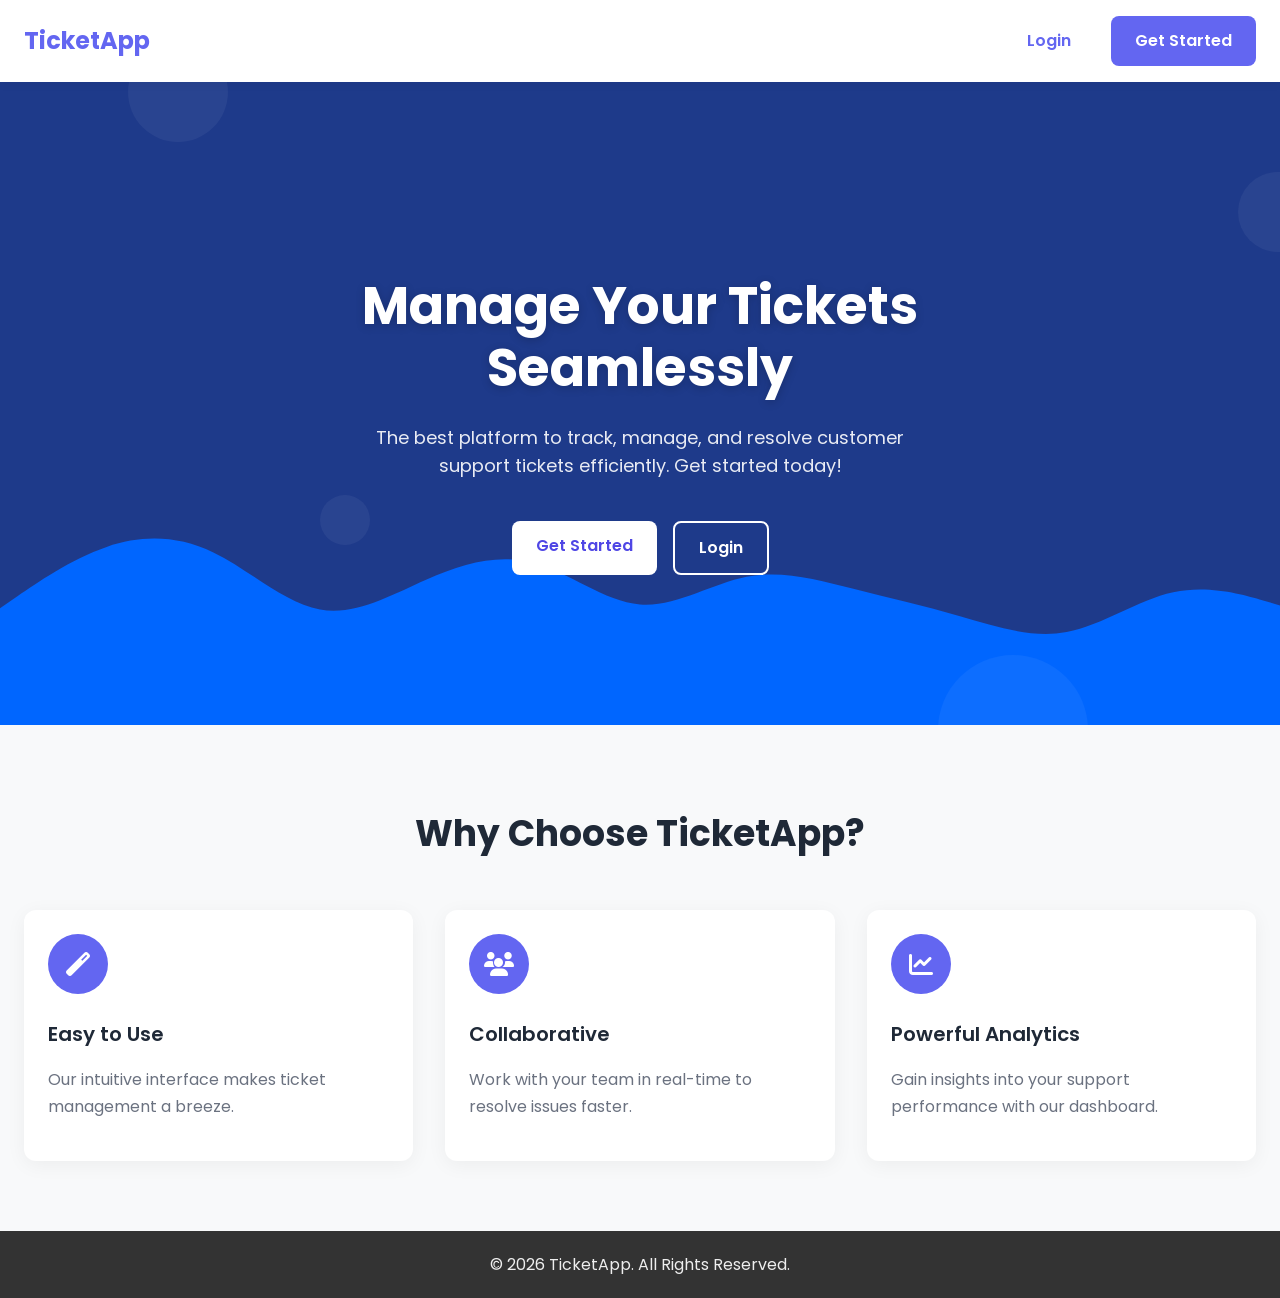
<file: index.html>
<!DOCTYPE html>
<html lang="en">
<head>
  <meta charset="UTF-8" />
  <meta name="viewport" content="width=device-width, initial-scale=1.0" />
  <title>TicketApp - Welcome</title>
  
  <link rel="stylesheet" href="https://cdnjs.cloudflare.com/ajax/libs/font-awesome/6.5.2/css/all.min.css" integrity="sha512-SnH5WK+bZxgPHs44uWIX+LLJAJ9/2PkPKZ5QiAj6Ta86w+fsb2TkcmfRyVX3pBnMFcV7oQPJkl9QevSCWr3W6A==" crossorigin="anonymous" referrerpolicy="no-referrer" />
  <link rel="stylesheet" href="assets/css/global.css" />
  <link rel="stylesheet" href="assets/css/landing.css" />

</head>
<body>

  <header class="main-header">
    <div class="container">
      <nav class="main-nav">
        <a href="index.html" class="nav-logo">TicketApp</a>
        <ul class="nav-links">
          <li><a href="login.html" class="btn btn-text">Login</a></li>
          <li><a href="signup.html" class="btn btn-primary">Get Started</a></li>
        </ul>
        <button class="hamburger-menu">
          <i class="fas fa-bars"></i>
        </button>
      </nav>
    </div>
  </header>

  <main>
    <section class="hero-section">
      <div class="decorative-circle circle-1"></div>
      <div class="decorative-circle circle-2"></div>
      <div class="decorative-circle circle-3"></div>
      <div class="decorative-circle circle-4"></div>
      
      <div class="container hero-content">
        <div class="hero-text">
          <h1>Manage Your Tickets Seamlessly</h1>
          <p>The best platform to track, manage, and resolve customer support tickets efficiently. Get started today!</p>
          <div class="hero-buttons">
            <a href="signup.html" class="btn btn-light">Get Started</a>
            <a href="login.html" class="btn btn-outline-light">Login</a>
          </div>
        </div>
      </div>
    </section>

    <section class="features-section">
      <div class="container">
        <h2>Why Choose TicketApp?</h2>
        <div class="features-grid">
          <div class="card feature-card">
            <div class="feature-icon">
                <i class="fas fa-magic"></i>
            </div>
            <h3>Easy to Use</h3>
            <p>Our intuitive interface makes ticket management a breeze.</p>
          </div>
          <div class="card feature-card">
            <div class="feature-icon">
                <i class="fas fa-users"></i>
            </div>
            <h3>Collaborative</h3>
            <p>Work with your team in real-time to resolve issues faster.</p>
          </div>
          <div class="card feature-card">
            <div class="feature-icon">
                <i class="fas fa-chart-line"></i>
            </div>
            <h3>Powerful Analytics</h3>
            <p>Gain insights into your support performance with our dashboard.</p>
          </div>
        </div>
      </div>
    </section>
  </main>

  <footer class="footer">
    <div class="container">
      <p>&copy; <span id="current-year"></span> TicketApp. All Rights Reserved.</p>
    </div>
  </footer>

  <script src="js/main.js"></script>
  
</body>
</html>
</file>
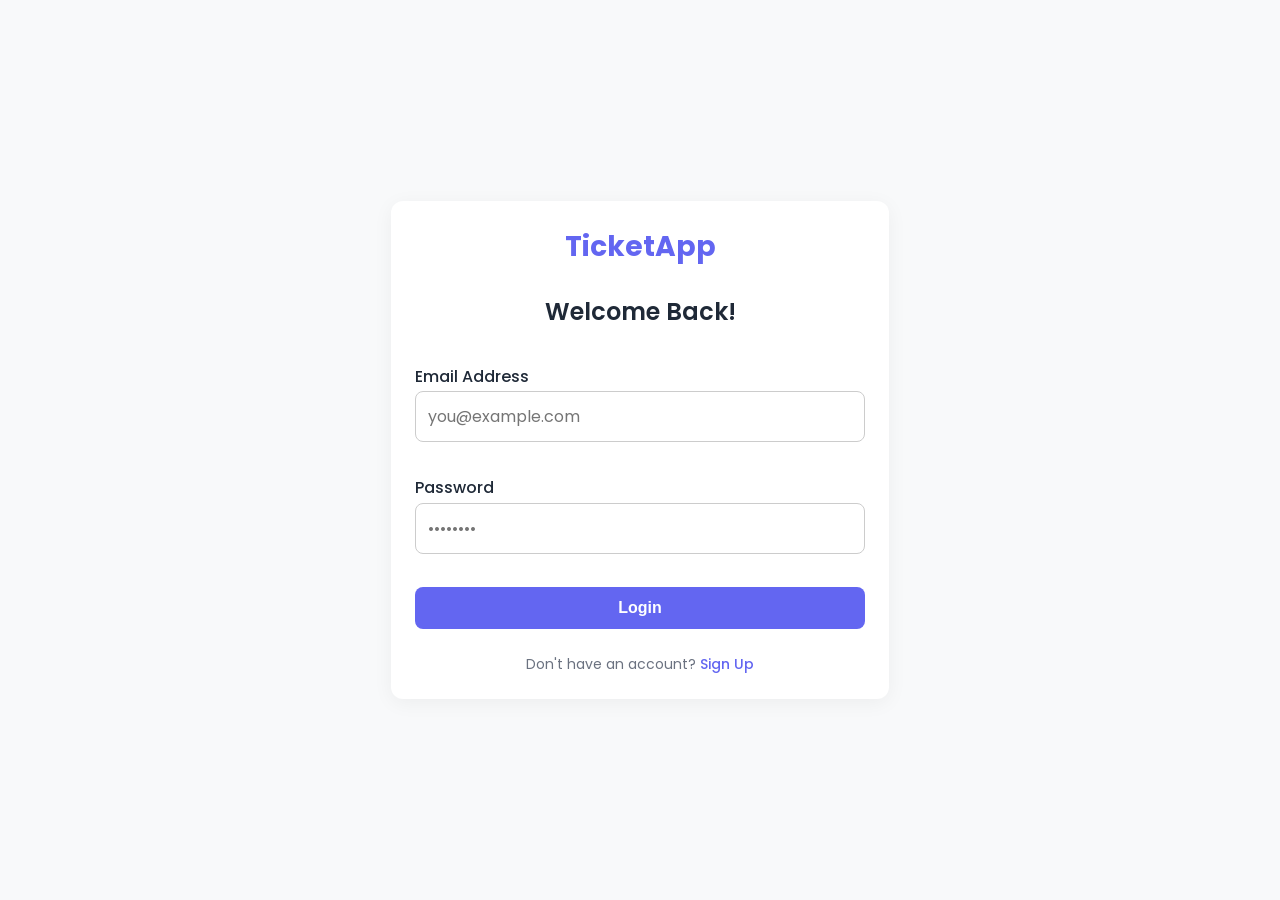
<file: dashboard.html>
<!DOCTYPE html>
<html lang="en">
<head>
  <meta charset="UTF-8" />
  <meta name="viewport" content="width=device-width, initial-scale=1.0" />
  <title>Dashboard - TicketApp</title>
  
  <script src="js/auth-check.js"></script>
  
  <link rel="stylesheet" href="https://cdnjs.cloudflare.com/ajax/libs/font-awesome/6.5.2/css/all.min.css" integrity="sha512-SnH5WK+bZxgPHs44uWIX+LLJAJ9/2PkPKZ5QiAj6Ta86w+fsb2TkcmfRyVX3pBnMFcV7oQPJkl9QevSCWr3W6A==" crossorigin="anonymous" referrerpolicy="no-referrer" />
  <link rel="stylesheet" href="assets/css/global.css" />
  <link rel="stylesheet" href="assets/css/dashboard.css" />
</head>
<body>

  <header class="main-header" id="dashboard-header"></header>

  <main class="dashboard-main">
    <div class="container">
      <header class="dashboard-header">
        <h1>Dashboard Overview</h1>
        <p>Here's a summary of your support ticket activity.</p>
      </header>

      <div class="stats-grid">
        <div class="card stat-card total-tickets">
          <div class="stat-icon"><i class="fas fa-ticket-alt"></i></div>
          <div class="stat-info">
            <h2 id="total-tickets-stat">25</h2>
            <p>Total Tickets</p>
            <p class="stat-context">All tickets created</p>
          </div>
        </div>
        <div class="card stat-card open-tickets">
          <div class="stat-icon"><i class="fas fa-envelope-open-text"></i></div>
          <div class="stat-info">
            <h2 id="open-tickets-stat">12</h2>
            <p>Open Tickets</p>
            <p class="stat-context">Tickets awaiting response</p>
          </div>
        </div>
        <div class="card stat-card resolved-tickets">
          <div class="stat-icon"><i class="fas fa-check-circle"></i></div>
          <div class="stat-info">
            <h2 id="resolved-tickets-stat">13</h2>
            <p>Resolved Tickets</p>
            <p class="stat-context">Successfully closed tickets</p>
          </div>
        </div>
      </div>
    </div>
  </main>

  <footer class="footer">
    <div class="container">
      <p>&copy; <span id="current-year"></span> TicketApp. All Rights Reserved.</p>
    </div>
  </footer>

  <script src="js/main.js"></script>
</body>
</html>
</file>
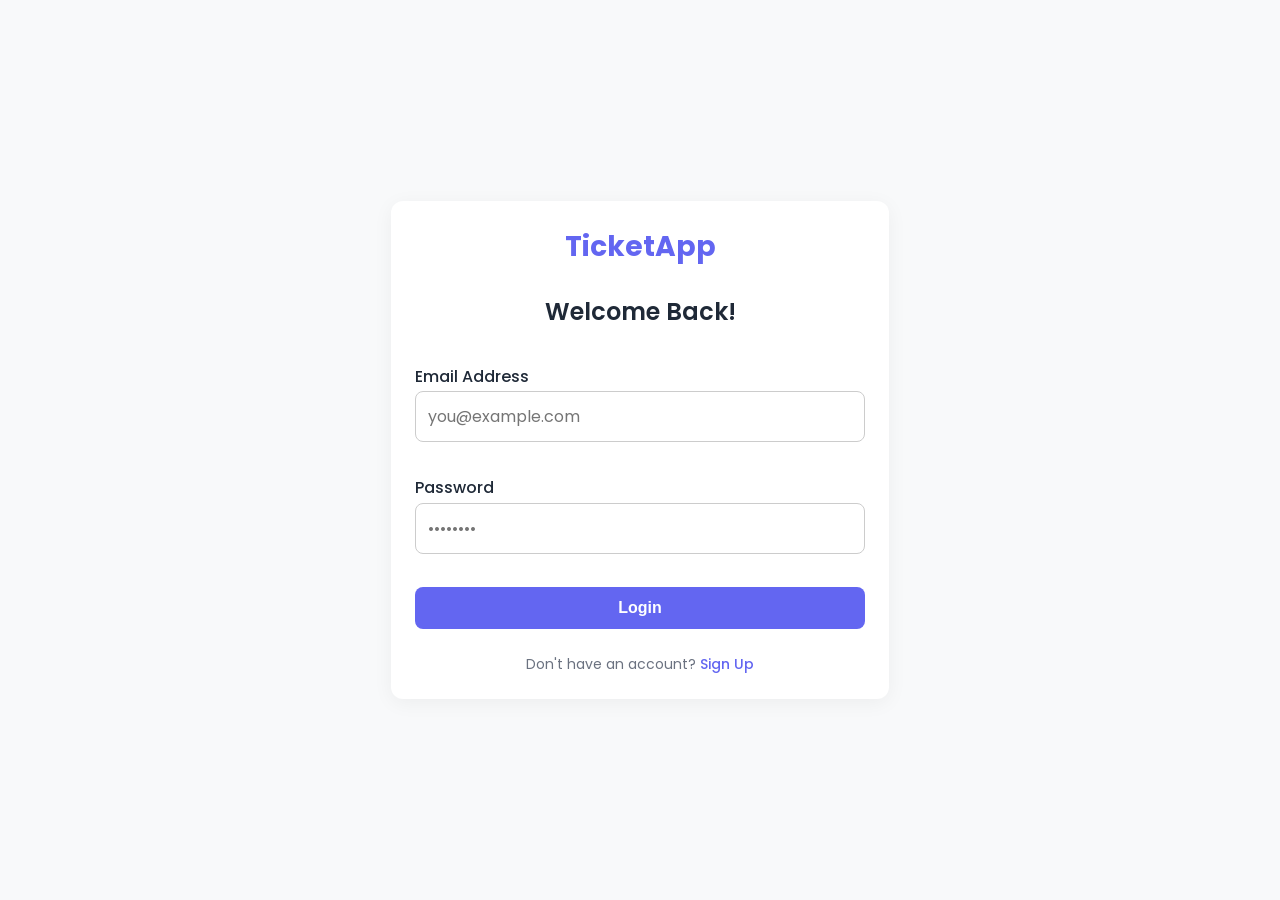
<file: login.html>
<!DOCTYPE html>
<html lang="en">
<head>
  <meta charset="UTF-8" />
  <meta name="viewport" content="width=device-width, initial-scale=1.0" />
  <title>Login - TicketApp</title>
  <link rel="stylesheet" href="assets/css/global.css" />
  <link rel="stylesheet" href="assets/css/auth.css" />
</head>
<body>

  <div class="auth-container">
    <div class="auth-card card">
      <a href="index.html" class="auth-logo">TicketApp</a>
      <h1 class="auth-title">Welcome Back!</h1>
      
      <form id="login-form" class="auth-form" noValidate>
        <div class="form-group">
          <label for="email">Email Address</label>
          <input type="email" id="email" class="form-input" placeholder="you@example.com" required />
          <div class="error-message" id="email-error"></div>
        </div>
        <div class="form-group">
          <label for="password">Password</label>
          <input type="password" id="password" class="form-input" placeholder="••••••••" required />
          <div class="error-message" id="password-error"></div>
        </div>
        <button type="submit" class="btn btn-primary full-width">Login</button>
      </form>

      <div class="auth-footer">
        Don't have an account? <a href="signup.html">Sign Up</a>
      </div>
    </div>
  </div>

  <script src="js/auth.js"></script>
  
</body>
</html>
</file>
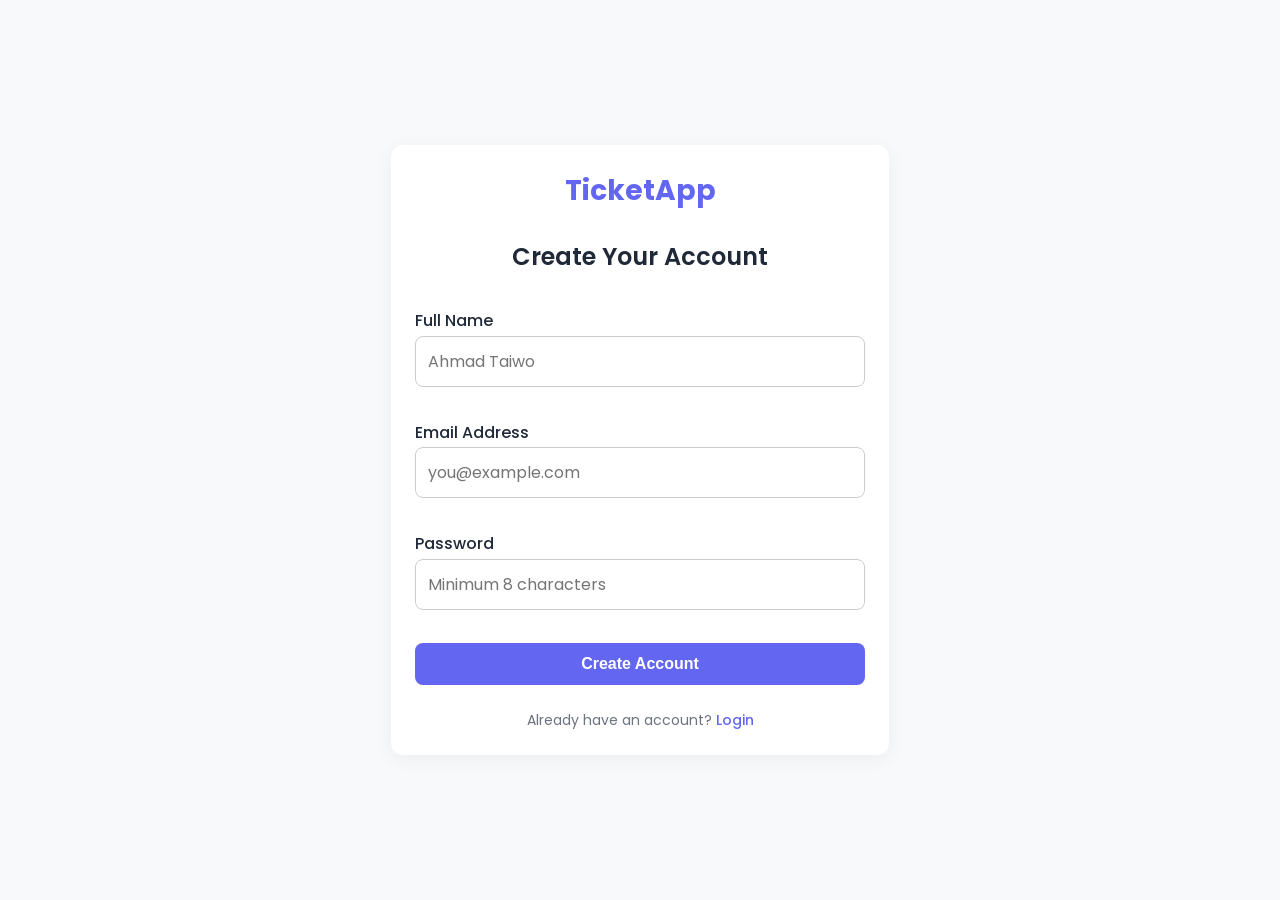
<file: signup.html>
<!DOCTYPE html>
<html lang="en">
<head>
  <meta charset="UTF-8" />
  <meta name="viewport" content="width=device-width, initial-scale=1.0" />
  <title>Sign Up - TicketApp</title>
  <link rel="stylesheet" href="assets/css/global.css" />
  <link rel="stylesheet" href="assets/css/auth.css" />
</head>
<body>

  <div class="auth-container">
    <div class="auth-card card">
      <a href="index.html" class="auth-logo">TicketApp</a>
      <h1 class="auth-title">Create Your Account</h1>
      
      <form id="signup-form" class="auth-form" noValidate>
        <div class="form-group">
          <label for="fullName">Full Name</label>
          <input type="text" id="fullName" class="form-input" placeholder="Ahmad Taiwo" required />
          <div class="error-message" id="fullName-error"></div>
        </div>
        <div class="form-group">
          <label for="email">Email Address</label>
          <input type="email" id="email" class="form-input" placeholder="you@example.com" required />
          <div class="error-message" id="email-error"></div>
        </div>
        <div class="form-group">
          <label for="password">Password</label>
          <input type="password" id="password" class="form-input" placeholder="Minimum 8 characters" required />
          <div class="error-message" id="password-error"></div>
        </div>
        <button type="submit" class="btn btn-primary full-width">Create Account</button>
      </form>

      <div class="auth-footer">
        Already have an account? <a href="login.html">Login</a>
      </div>
    </div>
  </div>

  <script src="js/auth.js"></script>
  
</body>
</html>
</file>
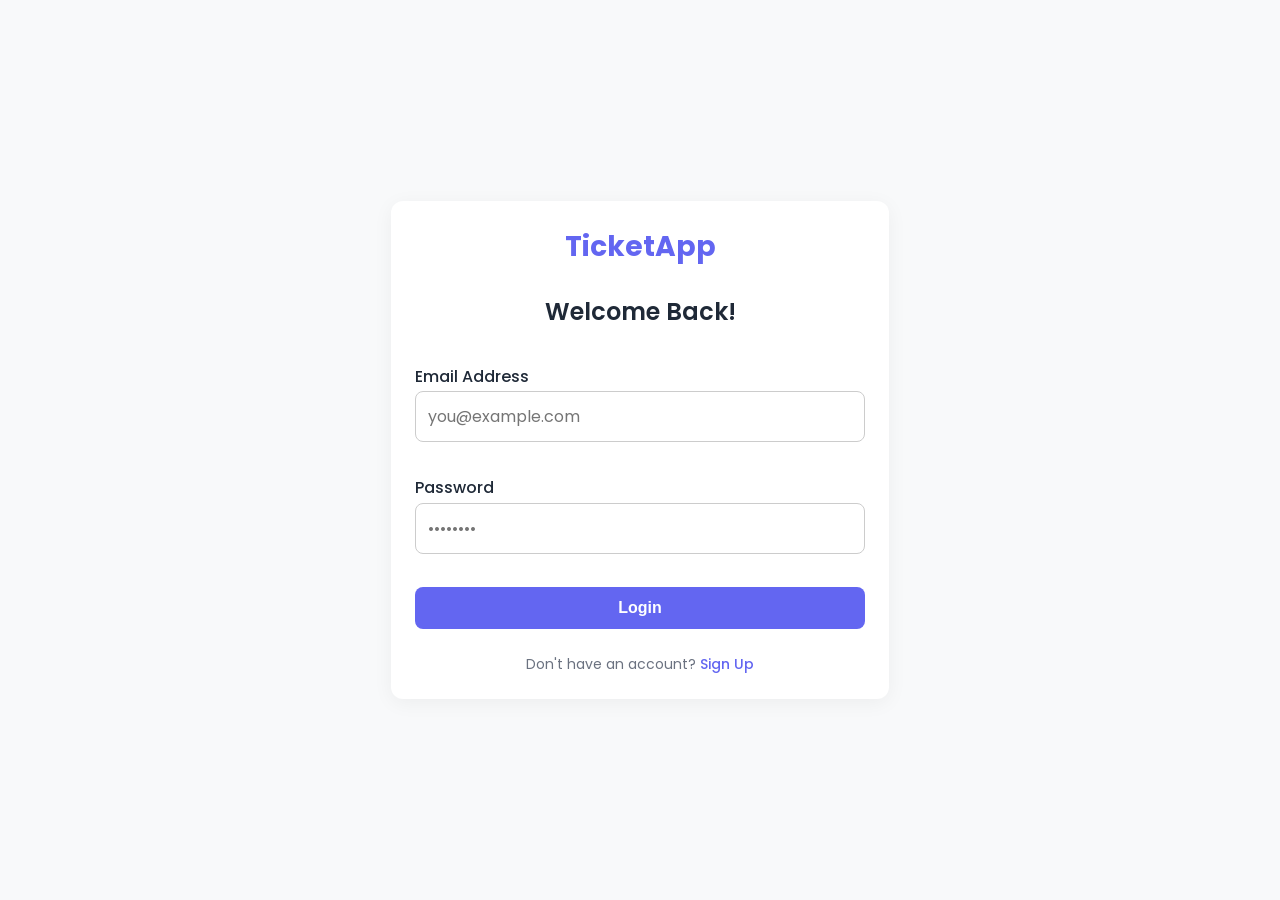
<file: tickets.html>
<!DOCTYPE html>
<html lang="en">
<head>
  <meta charset="UTF-8" />
  <meta name="viewport" content="width=device-width, initial-scale=1.0" />
  <title>Manage Tickets - TicketApp</title>
  
  <script src="js/auth-check.js"></script>
  
  <link rel="stylesheet" href="https://cdnjs.cloudflare.com/ajax/libs/font-awesome/6.5.2/css/all.min.css" integrity="sha512-SnH5WK+bZxgPHs44uWIX+LLJAJ9/2PkPKZ5QiAj6Ta86w+fsb2TkcmfRyVX3pBnMFcV7oQPJkl9QevSCWr3W6A==" crossorigin="anonymous" referrerpolicy="no-referrer" />
  <link rel="stylesheet" href="assets/css/global.css" />
  <link rel="stylesheet" href="assets/css/tickets.css" />
</head>
<body>

  <header class="main-header" id="dashboard-header"></header>

  <main class="ticket-main">
    <div class="container">
      <header class="ticket-page-header">
        <h1>Manage Tickets</h1>
        <button id="create-ticket-btn" class="btn btn-primary">
          <i class="fas fa-plus"></i> Create New Ticket
        </button>
      </header>
      <div id="ticket-list-container" class="ticket-list"></div>
    </div>
  </main>

  <footer class="footer">
    <div class="container">
      <p>&copy; <span id="current-year"></span> TicketApp. All Rights Reserved.</p>
    </div>
  </footer>

  <div id="create-modal" class="modal-overlay" style="display: none;">
    <div class="modal-content card">
      <button class="modal-close-btn"><i class="fas fa-times"></i></button>
      <form id="create-ticket-form" class="auth-form" noValidate>
        <h2 class="auth-title">Create New Ticket</h2>
        <div class="form-group">
          <label for="title">Title</label>
          <input type="text" id="title" class="form-input" placeholder="e.g., Fix homepage bug" required>
        </div>
        <div class="form-group">
          <label for="description">Description (Optional)</label>
          <textarea id="description" class="form-input" rows="4" placeholder="Provide a detailed description of the issue..."></textarea>
        </div>
        <div class="form-group">
          <label for="status">Status</label>
          <select id="status" class="form-input">
            <option value="open">Open</option>
            <option value="in_progress">In Progress</option>
            <option value="closed">Closed</option>
          </select>
        </div>
        <div class="error-message" id="create-error"></div>
        <div class="form-actions">
          <button type="button" class="btn modal-cancel-btn">Cancel</button>
          <button type="submit" class="btn btn-primary">Save Ticket</button>
        </div>
      </form>
    </div>
  </div>

  <div id="edit-modal" class="modal-overlay" style="display: none;">
    <div class="modal-content card">
      <button class="modal-close-btn" >
            <i class="fas fa-times"></i>
      </button>
      <form id="edit-ticket-form" class="auth-form" noValidate>
        <h2 class="auth-title">Edit Ticket</h2>
        <input type="hidden" id="edit-ticket-id">
        <div class="form-group">
          <label for="edit-title">Title</label>
          <input type="text" id="edit-title" class="form-input" required>
        </div>
        <div class="form-group">
          <label for="edit-description">Description</label>
          <textarea id="edit-description" class="form-input" rows="4"></textarea>
        </div>
        <div class="form-group">
          <label for="edit-status">Status</label>
          <select id="edit-status" class="form-input">
            <option value="open">Open</option>
            <option value="in_progress">In Progress</option>
            <option value="closed">Closed</option>
          </select>
        </div>
        <div class="error-message" id="edit-error"></div>
        <div class="form-actions">
          <button type="button" class="btn modal-cancel-btn">Cancel</button>
          <button type="submit" class="btn btn-primary">Update Ticket</button>
        </div>
      </form>
    </div>
  </div>


  <script src="js/main.js"></script>
  <script src="js/tickets.js"></script>

</body>
</html>
</file>
<file: assets/css/global.css>
@import url('https://fonts.googleapis.com/css2?family=Poppins:wght@400;500;600;700&display=swap');

:root {
    --primary-color: #6366F1;
    --primary-color-dark: #4F46E5;
    --background-color: #F8F9FA;
    --surface-color: #FFFFFF;
    --text-color: #1F2937;
    --text-color-muted: #6B7280;
    --shadow-color: rgba(0, 0, 0, 0.05);
    --status-open: #10B981;      
    --status-in-progress: #F59E0B;
    --status-closed: #6B7280;  
}

body {
    font-family: 'Poppins', sans-serif;
    background-color: var(--background-color);
    color: var(--text-color);
    margin: 0;
    padding: 0;
    line-height: 1.6;
    display: flex;
    flex-direction: column;
    min-height: 100vh;
}

.container {
    max-width: 1440px;
    margin: 0 auto;
    padding: 0 24px;
    width: 100%;
    box-sizing: border-box;
}

.card {
    background-color: var(--surface-color); 
    border-radius: 12px;
    box-shadow: 0 4px 20px var(--shadow-color);
    padding: 24px;
    transition: transform 0.2s, box-shadow 0.2s;
}

.card:hover {
    transform: translateY(-4px);
    box-shadow: 0 8px 30px var(--shadow-color);
}

.btn {
    display: inline-block;
    padding: 12px 24px;
    border: none;
    border-radius: 8px;
    font-weight: 600;
    font-size: 16px;
    cursor: pointer;
    text-decoration: none;
    transition: background-color 0.2s, transform 0.2s;
}

.btn:hover {
    transform: translateY(-2px);
}

.btn-primary {
    background-color: var(--primary-color);
    color: white;
}

.btn-primary:hover {
    background-color: #357ABD;
}

.btn-light {
    background-color: #FFFFFF;
    color: var(--primary-color-dark);
}

.btn-outline-light {
    background-color: transparent;
    color: #FFFFFF;
    border: 2px solid #FFFFFF;
}

.btn-outline-light:hover {
    background-color: #FFFFFF;
    color: var(--primary-color-dark);
}

.btn-text {
    background-color: transparent;
    color: var(--primary-color);
}

.btn-text:hover {
    background-color: rgba(99, 102, 241, 0.1);
}

.form-input {
    width: 100%;
    padding: 12px;
    border: 1px solid #ccc;
    border-radius: 8px;
    font-family: 'Poppins', sans-serif;
    font-size: 16px;
    box-sizing: border-box;
    margin-bottom: 2px;
}

.status-tag {
    display: inline-block;
    padding: 4px 12px;
    border-radius: 9999px;
    font-size: 12px;
    font-weight: 600;
    text-transform: capitalize;
}

.status-open {
    background-color: var(--status-open);
    color: white;
}

.status-in-progress {
    background-color: var(--status-in-progress);
    color: #333;
}

.status-closed {
    background-color: var(--status-closed);
    color: white;
}

.footer {
    width: 100%;
    padding: 5px 0;
    background-color: #333;
    color: #eee;
    text-align: center;
    margin-top: 20px;
}

.main-header {
    background-color: var(--surface-color);
    padding: 16px 0;
    position: sticky;
    top: 0;
    z-index: 1000;
    box-shadow: 0 2px 10px var(--shadow-color);
}

.main-nav {
    display: flex;
    justify-content: space-between;
    align-items: center;
}

.nav-logo {
    font-size: 24px;
    font-weight: 700;
    color: var(--primary-color);
    text-decoration: none;
}

.nav-links {
    list-style: none;
    padding: 0;
    margin: 0;
    display: flex;
    align-items: center;
    gap: 16px;
}

.nav-user {
    font-weight: 500;
    color: var(--text-color-muted);
    margin-right: 16px;
}

.hamburger-menu {
    display: none;
    border: none;
    font-size: 24px;
    cursor: pointer;
    color: var(--text-color);
}

main.blur-background {
    filter: blur(4px);
    pointer-events: none;
    user-select: none;
    transition: filter 0.3s ease-in-out;
}

@media (max-width: 768px) {
    .nav-links {
        position: fixed;
        top: 0;
        right: -100%;
        width: 75%;
        max-width: 320px;
        height: 100%;
        background-color: var(--surface-color);
        box-shadow: -4px 0px 20px rgba(0,0,0,0.1); 
        display: flex;
        flex-direction: column;
        align-items: flex-start;
        justify-content: flex-start;
        padding: 65px 35px;
        gap: 25px;
        transition: right 0.35s ease-in-out;
        z-index: 1002;
        box-sizing: border-box;
    }

    .nav-links.active {
        right: 0;
    }

.nav-links li > * {
    font-family: 'Poppins', sans-serif !important;
    font-size: 18px !important;
    font-weight: 500 !important;
    color: var(--text-color) !important;
    background: none !important;
    border: none !important;
    padding: 0 !important;
    text-align: left !important;
    cursor: pointer !important;
    transition: color 0.2s;
}

.nav-links li > *:hover {
    color: var(--primary-color) !important;
}

.nav-links li > *:hover {
    color: var(--primary-color) !important;
}
    
.hamburger-menu {
    display: block;
    z-index: 1003;
    position: fixed;
    top: 16px;
    right: 24px;
}
    
.main-nav {
    justify-content: flex-start;
}

.nav-user {
    order: -1;
}
    
.nav-links .nav-user {
    color: var(--text-color-muted) !important;
    font-weight: 400 !important;
}
}
</file>
<file: assets/css/landing.css>
.hero-section {
    background-image: url('../svg/hero-wave.svg');
    background-size: 100% auto;
    background-position: center bottom;
    background-repeat: no-repeat;
    
    padding: 150px 0;
    position: relative;
    overflow: hidden;
    text-align: center;
}

.hero-text h1 {
    font-size: 52px;
    font-weight: 700;
    color: #FFFFFF;
    text-shadow: 0 2px 10px rgba(0,0,0,0.2); 
    margin-bottom: 24px;
    max-width: 650px;
    margin-left: auto;
    margin-right: auto;
    line-height: 1.2;
}

.hero-text p {
    font-size: 18px;
    color: rgba(255, 255, 255, 0.9);
    margin-bottom: 40px;
    max-width: 550px;
    margin-left: auto;
    margin-right: auto;
}

.hero-buttons {
    display: flex;
    justify-content: center;
    gap: 16px;
}

.decorative-circle {
    position: absolute;
    border-radius: 50%;
    background-color: rgba(255, 255, 255, 0.05);
    z-index: 0;
}

.circle-1 { width: 100px; height: 100px; top: -40px; left: 10%; }
.circle-2 { width: 150px; height: 150px; bottom: -80px; right: 15%; }
.circle-4 { width: 80px; height: 80px; top: 90px; right: -3%; }
.circle-3 { width: 50px; height: 50px; bottom: 180px; left: 25%; }

.hero-content {
    position: relative;
    z-index: 1;
}

.features-section {
    padding: 50px 0;
    text-align: center;
    background-color: var(--background-color);
}

.features-section h2 {
    font-size: 36px;
    margin-bottom: 48px;
    color: var(--text-color);
}

.features-grid {
    display: grid;
    grid-template-columns: repeat(auto-fit, minmax(280px, 1fr));
    gap: 32px;
    text-align: left;
}

.feature-card {
    padding: 24px;
}

.feature-icon {
    width: 60px;
    height: 60px;
    margin-bottom: 24px;
}

.feature-icon i {
    width: 100%;
    height: 100%;
    border-radius: 50%;
    display: flex;
    align-items: center;
    justify-content: center;
    background-color: var(--primary-color);
    color: #FFFFFF;
    font-size: 24px;
}

.feature-card h3 {
    font-size: 20px;
    font-weight: 600;
    margin-top: 0;
    margin-bottom: 12px;
    color: var(--text-color);
}

.feature-card p {
    font-size: 16px;
    color: var(--text-color-muted);
    line-height: 1.7;
}

@media (max-width: 768px) {
    .hero-section {
        padding: 80px 0;
        background-size: cover;
    }

    .hero-text h1 {
        font-size: 36px;
    }

    .hero-text p {
        font-size: 16px;
    }

    .circle-1 {
        width: 200px;
        height: 200px;
        top: -100px;
        left: -80px;
    }

    .circle-2 {
        width: 120px;
        height: 120px;
        bottom: -50px;
        right: -60px;
    }

    .circle-3 {
        display: none;
    }

    .features-section {
        padding: 60px 0;
    }
}
</file>
<file: assets/css/dashboard.css>
.dashboard-page {
  display: flex;
  flex-direction: column;
  min-height: 100vh;
}

.dashboard-main {
  flex-grow: 1;
}

.dashboard-header {
  text-align: center;
  margin-bottom: 48px;
}

.dashboard-header h1 {
  font-size: 36px;
  color: var(--text-color);
  margin-bottom: 8px;
}

.dashboard-header p {
  font-size: 18px;
  color: var(--text-color-muted);
}

.stats-grid {
  display: grid;
  grid-template-columns: repeat(auto-fit, minmax(280px, 1fr));
  gap: 32px;
}

.stat-card {
  display: flex;
  justify-content: space-between;
  align-items: flex-start;
  padding: 24px;
  min-height: 200px;
  box-sizing: border-box;
}

.stat-icon {
  width: 60px;
  height: 60px;
  border-radius: 50%;
  display: flex;
  align-items: center;
  justify-content: center;
  font-size: 24px;
  color: #ffffff;
  flex-shrink: 0;
  margin-top: 5px;
}

.total-tickets .stat-icon {
  background-color: var(--primary-color);
}
.open-tickets .stat-icon {
  background-color: var(--status-in-progress);
}
.resolved-tickets .stat-icon {
  background-color: var(--status-open);
}

.stat-info {
  text-align: right;
  margin-top: 5px;
}

.stat-info h2 {
  font-size: 42px;
  margin: 0;
  line-height: 1;
  color: var(--text-color);
}

.stat-info p {
  margin: 0;
  font-size: 16px;
  color: var(--text-color-muted);
}

.stat-context {
  font-size: 14px !important;
  color: var(--text-color-muted) !important;
  opacity: 0.8;
  font-weight: 400 !important;
  margin-top: 4px !important;
}

@media (max-width: 768px) {
  .dashboard-header h1 {
    font-size: 30px;
  }

  .dashboard-header p {
    font-size: 16px;
  }

  .stat-card {
    padding: 24px;
    min-height: auto; 
  }

  .stat-info h2 {
    font-size: 36px;
  }
}
</file>
<file: assets/css/auth.css>
.auth-container {
    display: flex;
    justify-content: center;
    align-items: center;
    min-height: 100vh;
    background-color: var(--background-color);
    padding: 24px;
    box-sizing: border-box;
}
.auth-card {
    width: 100%;
    max-width: 450px;
    text-align: center;
}
.auth-logo {
    font-size: 28px;
    font-weight: 700;
    color: var(--primary-color);
    text-decoration: none;
    margin-bottom: 24px;
    display: inline-block;
}
.auth-title {
    font-size: 24px;
    font-weight: 600;
    margin-top: 0;
    margin-bottom: 32px;
    color: var(--text-color);
}
.auth-footer {
    margin-top: 24px;
    font-size: 14px;
    color: var(--text-color-muted);
}
.auth-footer a {
    color: var(--primary-color);
    font-weight: 500;
    text-decoration: none;
}
.auth-form {
    text-align: left;
}
.form-group {
    margin-bottom: 16px;
}
.form-group label {
    display: block;
    font-weight: 500;
    margin-bottom: 2px;
    color: var(--text-color);
}
.error-message {
    color: #EF4444;
    font-size: 14px;
    margin-top: 1px;
    min-height: 1em;
}
.btn.full-width {
    width: 100%;
}
.form-input.invalid {
    border-color: #EF4444;
    box-shadow: 0 0 5px rgba(239, 68, 68, 0.5);
}
</file>
<file: assets/css/tickets.css>
.ticket-management-page {
  display: flex;
  flex-direction: column;
  min-height: 100vh;
}

.ticket-main {
  flex-grow: 1;
}

.ticket-page-header {
  display: flex;
  justify-content: space-between;
  align-items: center;
  margin-bottom: 32px;
  margin-top: 15px;
}

.ticket-page-header h1 {
  font-size: 36px;
  margin: 0;
}

.ticket-page-header .btn i {
  margin-right: 8px;
}

.ticket-list {
  display: grid;
  grid-template-columns: repeat(auto-fit, minmax(350px, 1fr));
  gap: 24px;
}
.ticket-card {
  display: flex;
  flex-direction: column;
  gap: 12px;
}

.ticket-header {
  display: flex;
  justify-content: space-between;
  align-items: center;
}

.ticket-id {
  font-size: 14px;
  font-weight: 500;
  color: var(--text-color-muted);
}

.ticket-title {
  font-size: 18px;
  font-weight: 600;
  color: var(--text-color);
  margin: 0;
}

.ticket-footer {
  display: flex;
  justify-content: space-between;
  align-items: center;
  margin-top: 16px;
}

.priority-tag {
  font-size: 12px;
  font-weight: 600;
  padding: 4px 10px;
  border-radius: 6px;
  text-transform: capitalize;
}

.priority-high {
  background-color: #fee2e2;
  color: #dc2626;
}
.priority-medium {
  background-color: #fef3c7;
  color: #d97706;
}
.priority-low {
  background-color: #e0e7ff;
  color: #4f46e5;
}

.ticket-actions {
  display: flex;
  gap: 8px;
}

.btn-icon {
  background: none;
  border: none;
  padding: 8px;
  border-radius: 50%;
  cursor: pointer;
  color: var(--text-color-muted);
  width: 36px;
  height: 36px;
  display: flex;
  align-items: center;
  justify-content: center;
  transition:
  background-color 0.2s,
  color 0.2s;
}

.btn-icon:hover {
  background-color: #f0f0f0;
  color: var(--text-color);
}

.btn-icon-danger:hover {
  background-color: #fee2e2;
  color: #dc2626;
}

.modal-overlay {
  position: fixed;
  top: 0;
  left: 0;
  width: 100%;
  height: 100%;
  background-color: rgba(0, 0, 0, 0.6);
  display: flex;
  justify-content: center;
  align-items: center;
  z-index: 1000;
}

.modal-content {
  width: 100%;
  max-width: 600px;
  padding: 24px;
  position: relative;
}

.modal-close-btn {
  position: absolute;
  top: 16px;
  right: 16px;
  background: none;
  border: none;
  font-size: 24px;
  color: var(--text-color-muted);
  cursor: pointer;
  padding: 8px;
  line-height: 1;
  transition: color 0.2s;
}

.modal-close-btn:hover {
  color: var(--text-color);
}

.auth-container {
  display: flex;
  justify-content: center;
  align-items: center;
  min-height: 100vh;
  background-color: var(--background-color);
  padding: 24px;
  box-sizing: border-box;
}

.auth-card {
  width: 100%;
  max-width: 450px;
  text-align: center;
}

.auth-logo {
  font-size: 28px;
  font-weight: 700;
  color: var(--primary-color);
  text-decoration: none;
  margin-bottom: 24px;
  display: inline-block;
}

.auth-title {
  font-size: 24px;
  font-weight: 600;
  margin-top: 0;
  margin-bottom: 32px;
  color: var(--text-color);
}

.auth-footer {
  margin-top: 24px;
  font-size: 14px;
  color: var(--text-color-muted);
}

.auth-footer a {
  color: var(--primary-color);
  font-weight: 500;
  text-decoration: none;
}

.form-actions {
  display: flex;
  justify-content: flex-end;
  gap: 16px;
  margin-top: 32px;
}

.auth-title {
  font-size: 24px;
  font-weight: 600;
  margin-top: 0;
  margin-bottom: 32px;
  color: var(--text-color);
}
.auth-form {
  text-align: left;
}
.form-group {
  margin-bottom: 16px;
}
.form-group label {
  display: block;
  font-weight: 500;
  margin-bottom: 2px;
  color: var(--text-color);
}
.error-message {
  color: #ef4444;
  font-size: 14px;
  margin-top: 4px;
}

.modal-close-btn {
    position: absolute;
    top: 16px;
    right: 16px;
    background: none;
    border: none;
    font-size: 24px;
    color: var(--text-color-muted);
    cursor: pointer;
    padding: 8px;
    line-height: 1;
    transition: color 0.2s;
}

.modal-close-btn:hover {
    color: var(--text-color);
}

@media (max-width: 768px) {
  .ticket-page-header {
    flex-direction: column;
    align-items: flex-start;
    gap: 16px;
  }

  .ticket-page-header h1 {
    font-size: 30px;
  }

  .ticket-list {
    grid-template-columns: 1fr;
  }

  .modal-content {
    padding: 30px 20px;
    margin: 0 20px;
  }
}
</file>
